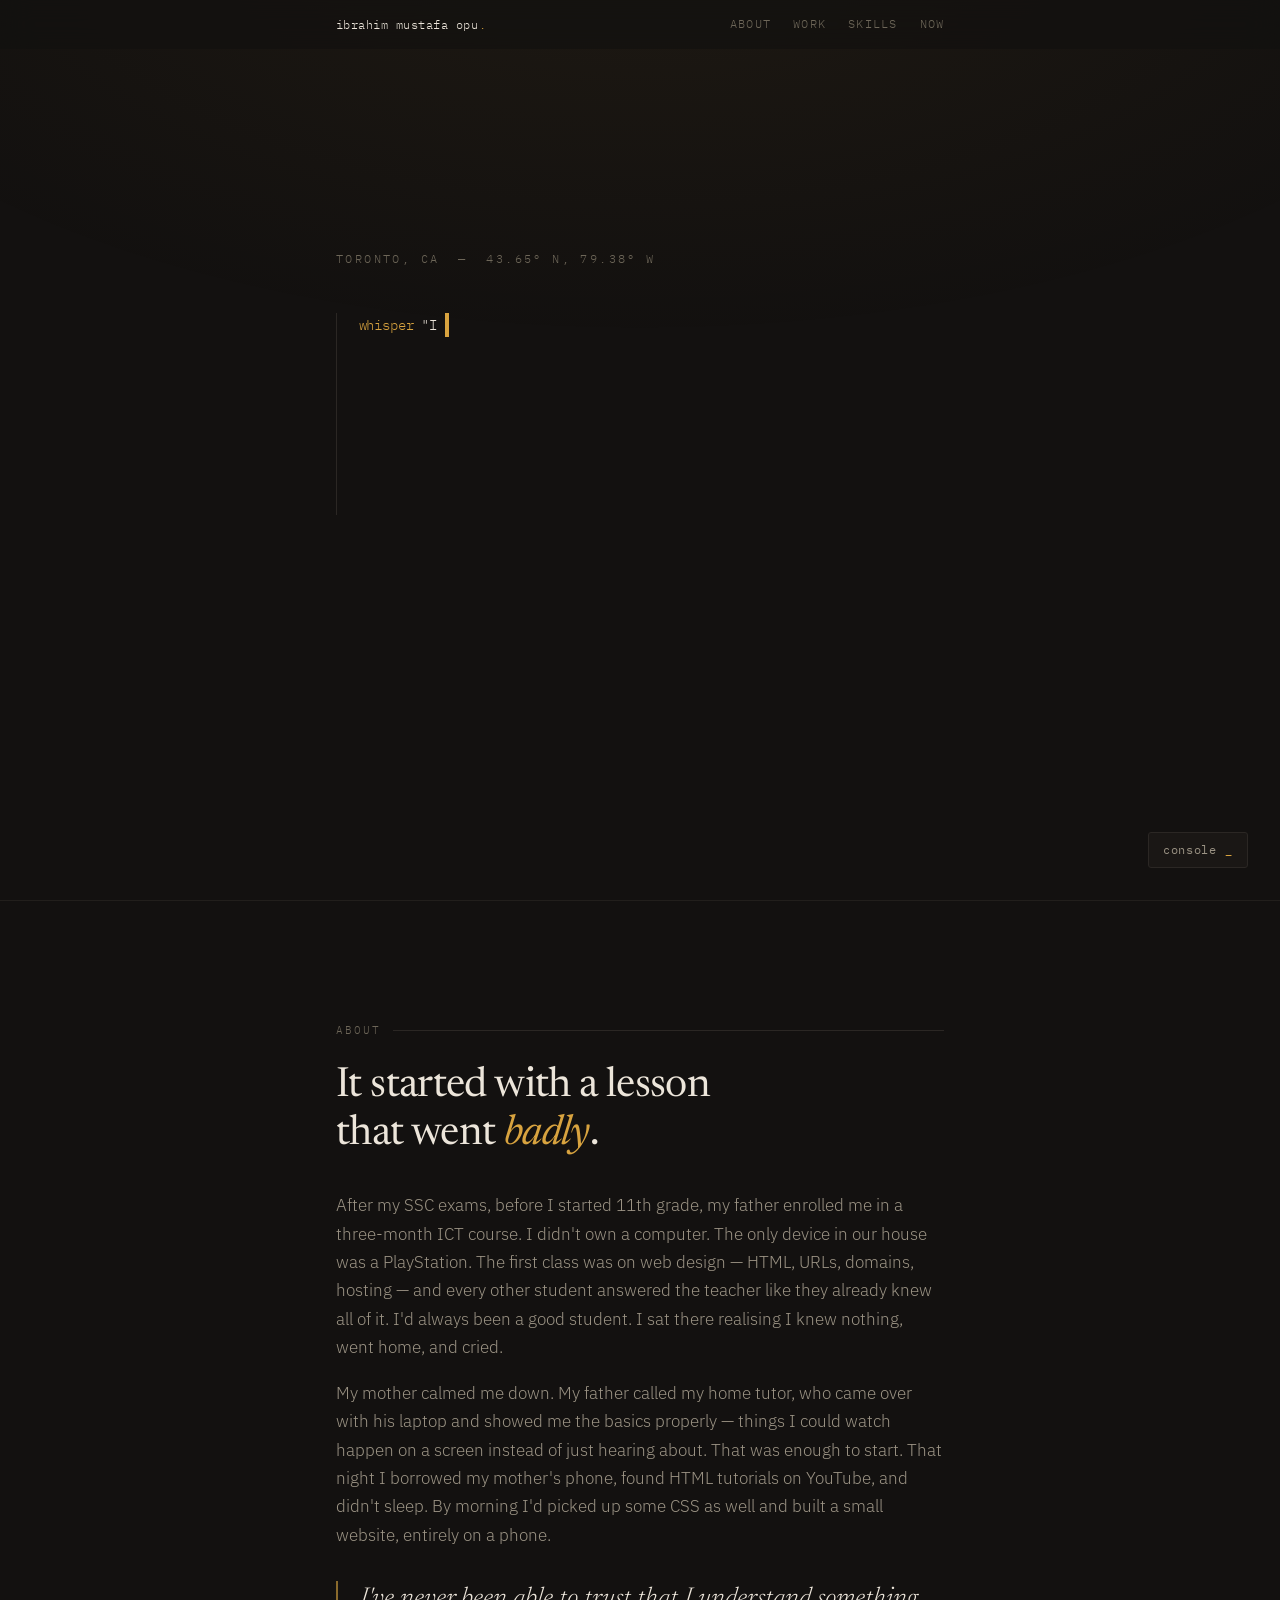
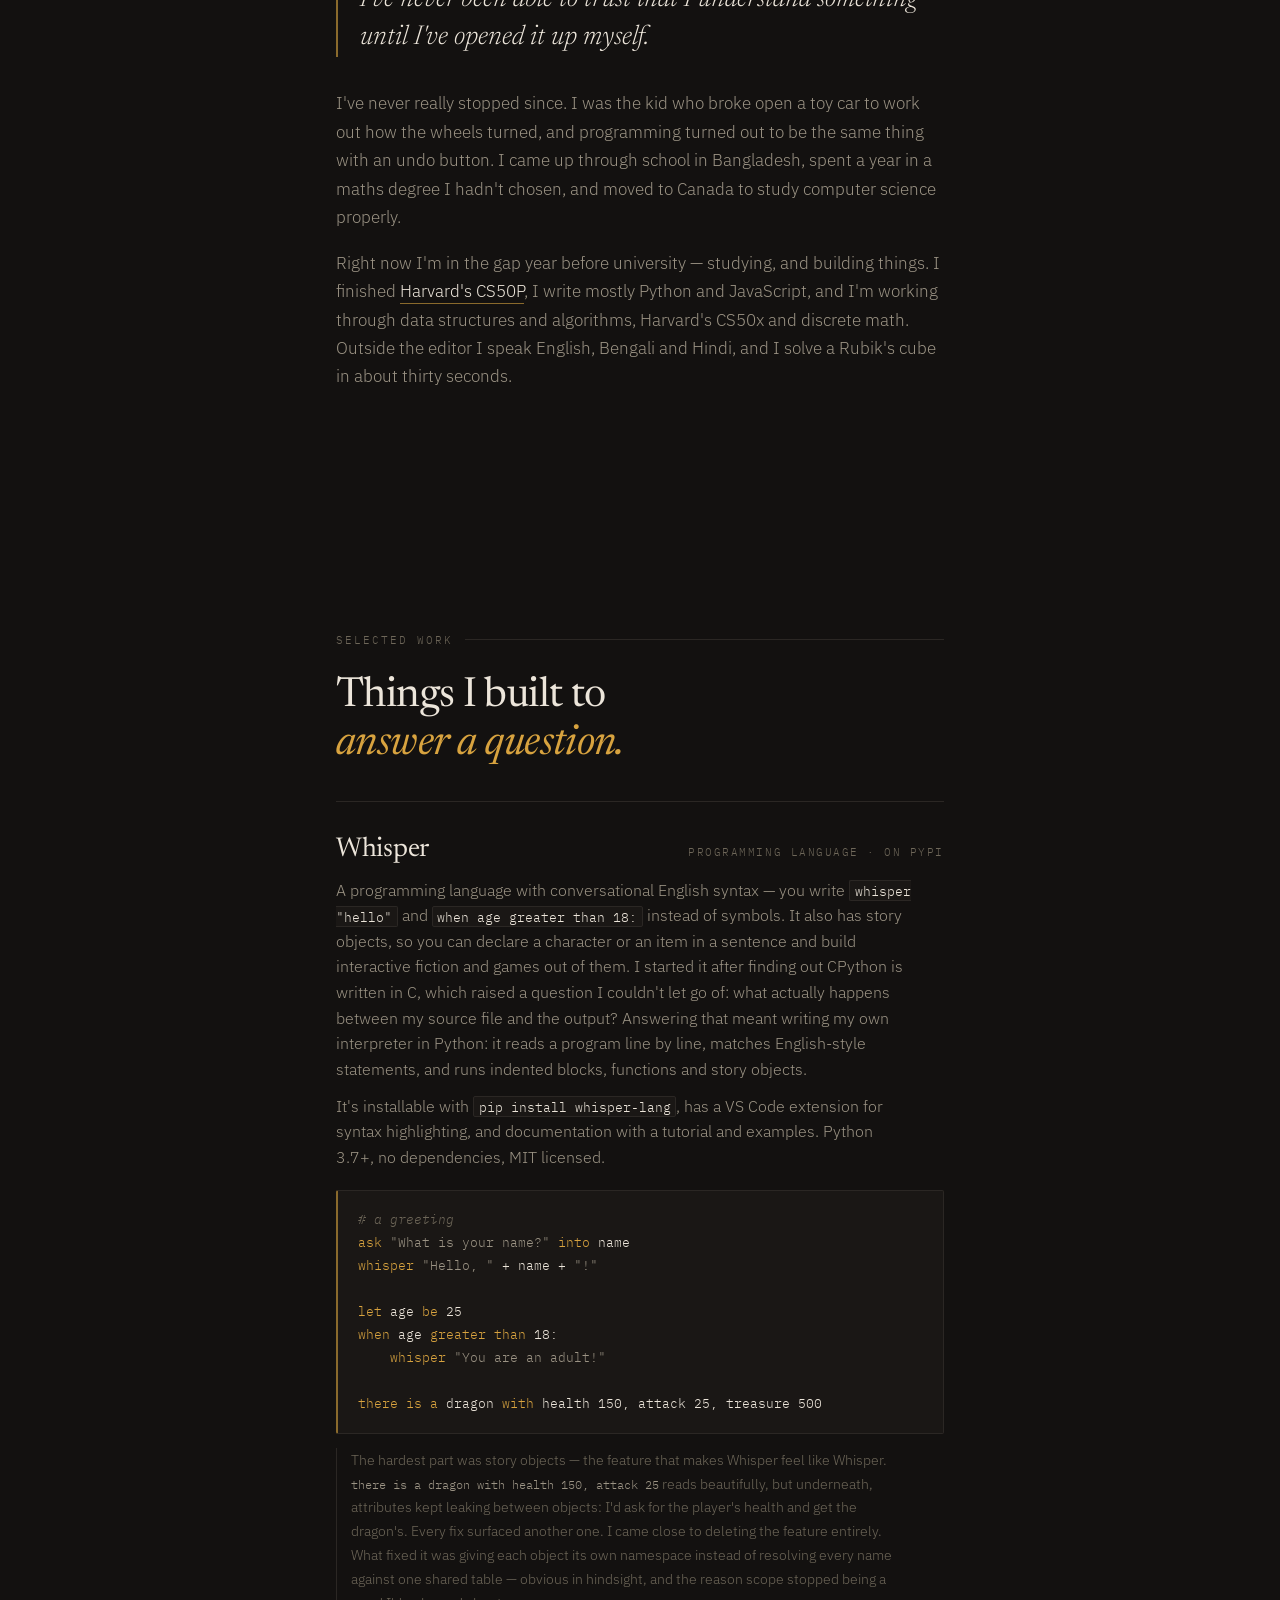
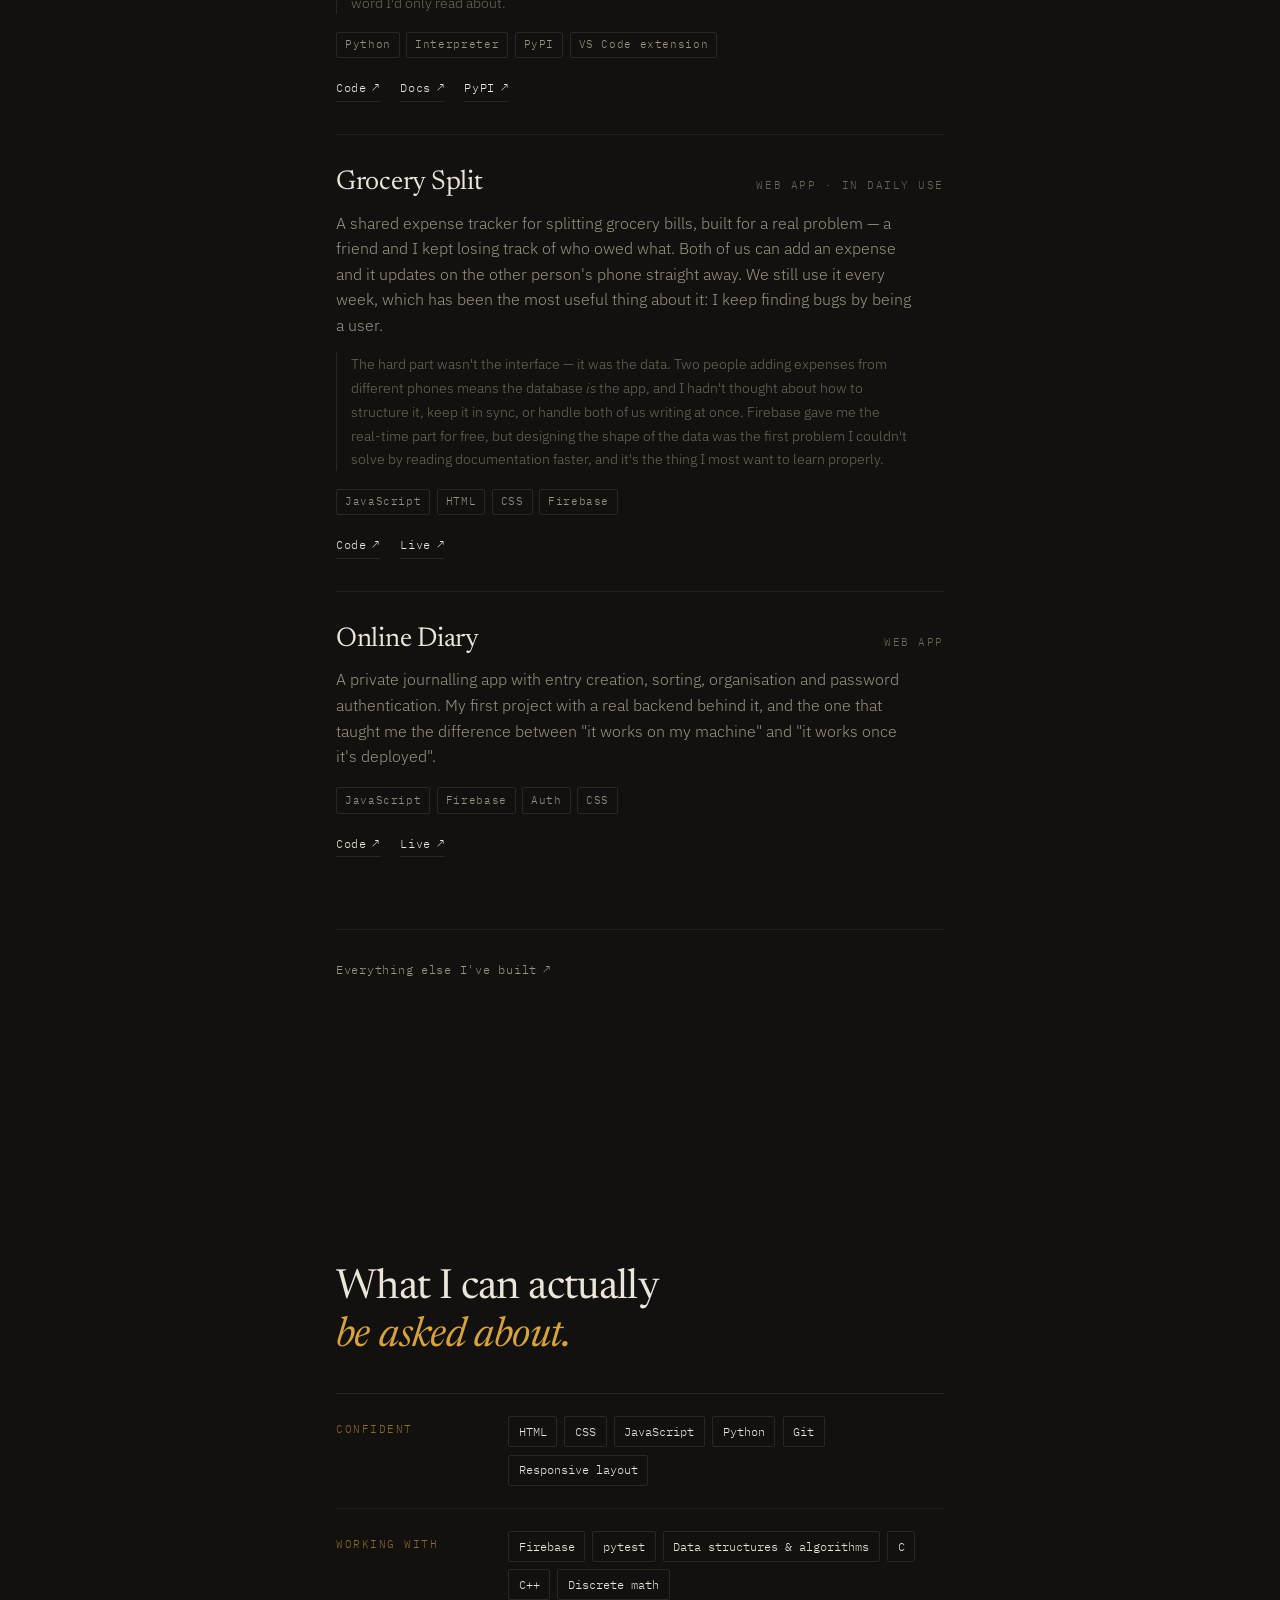
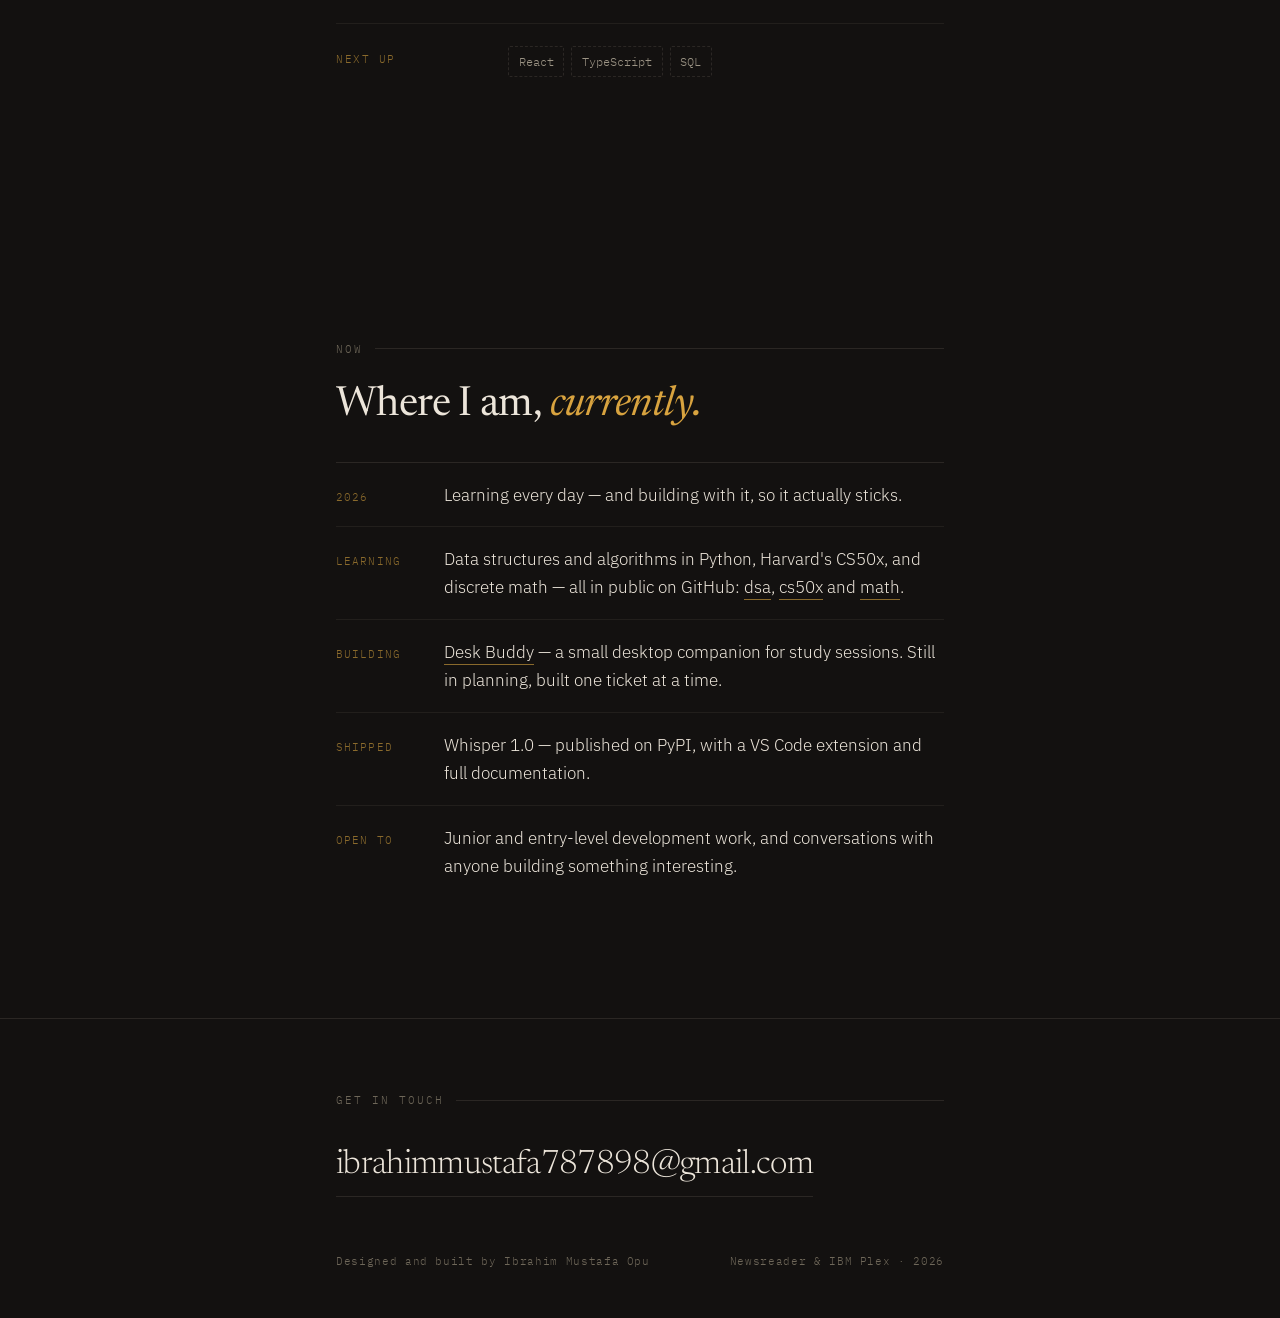
<file: index.html>
<!doctype html>
<html lang="en">
  <head>
    <meta charset="UTF-8" />
    <meta name="viewport" content="width=device-width, initial-scale=1.0" />

    <!-- ===== SEO / social ==================================================
       Update the URL and og:image once the site is deployed. -->
    <title>Ibrahim Mustafa Opu — Programmer</title>
    <meta
      name="description"
      content="I learn by trying things I don't know how to do yet — including writing my own programming language."
    />
    <meta name="author" content="Ibrahim Mustafa Opu" />
    <link rel="canonical" href="https://ibrahimmustafaopu.com/" />

    <meta property="og:type" content="website" />
    <meta property="og:title" content="Ibrahim Mustafa Opu — Programmer" />
    <meta
      property="og:description"
      content="I learn by trying things I don't know how to do yet."
    />
    <meta property="og:url" content="https://ibrahimmustafaopu.com/" />
    <meta
      property="og:image"
      content="https://ibrahimmustafaopu.com/assets/img/og.png"
    />
    <meta property="og:image:width" content="1200" />
    <meta property="og:image:height" content="630" />
    <meta property="og:image:alt" content="Ibrahim Mustafa Opu — Programmer" />
    <meta name="twitter:card" content="summary_large_image" />

    <!-- ===== Fonts ========================================================= -->
    <link rel="preconnect" href="https://fonts.googleapis.com" />
    <link rel="preconnect" href="https://fonts.gstatic.com" crossorigin />
    <link
      rel="stylesheet"
      href="https://fonts.googleapis.com/css2?family=Newsreader:ital,opsz,wght@0,6..72,300;0,6..72,400;0,6..72,500;1,6..72,300;1,6..72,400&family=IBM+Plex+Mono:wght@400;500&family=IBM+Plex+Sans:wght@300;400;500&display=swap"
    />

    <!-- ===== Styles ========================================================
       Load order matters — later files override earlier ones:
         tokens     → colours, fonts, spacing (change values here)
         base       → reset, typography primitives, reduced-motion
         layout     → container, header, section rhythm, footer
         components → hero, project cards, skills, now list
         effects    → preloader, cursor, magnetic, line reveals (optional) -->
    <link rel="stylesheet" href="assets/css/tokens.css" />
    <link rel="stylesheet" href="assets/css/base.css" />
    <link rel="stylesheet" href="assets/css/layout.css" />
    <link rel="stylesheet" href="assets/css/components.css" />
    <link rel="stylesheet" href="assets/css/effects.css" />

    <link rel="icon" href="assets/img/favicon.svg" type="image/svg+xml" />

    <!-- Marks the page as JavaScript-enabled before anything renders.
       Everything in effects.css is gated on html.js, so with JS off the
       site degrades to plain readable content instead of a blank screen
       behind a preloader that never finishes. -->
    <script>
      document.documentElement.classList.add("js", "is-loading");
    </script>
  </head>

  <body>
    <a class="skip" href="#main">Skip to content</a>

    <!-- ========================================================================
     PRELOADER
     Three stages named after how Whisper actually runs a file. Shown once
     per browser session. Edit the wording here; edit the timing in
     assets/js/preloader.js.
     ===================================================================== -->
    <div class="preloader" aria-hidden="true">
      <div class="preloader__inner">
        <p class="preloader__label">Building ibrahimmustafaopu.com</p>
        <ul class="preloader__stages">
          <li><span class="preloader__tick">✓</span> reading source</li>
          <li><span class="preloader__tick">✓</span> parsing</li>
          <li><span class="preloader__tick">✓</span> evaluating</li>
        </ul>
      </div>
      <div class="preloader__count">00</div>
      <div class="preloader__rule"></div>
    </div>

    <!-- Custom cursor. Removed automatically on touch devices. -->
    <div class="cursor-dot" aria-hidden="true"></div>
    <div class="cursor-ring" aria-hidden="true"></div>

    <!-- ========================================================================
     HEADER
     ===================================================================== -->
    <header class="site-header">
      <div class="site-header__bar">
        <a class="site-header__mark" href="#top"
          >ibrahim mustafa opu<span>.</span></a
        >

        <nav class="site-nav" aria-label="Sections">
          <a href="#about">About</a>
          <a href="#work">Work</a>
          <a href="#skills">Skills</a>
          <a href="#now">Now</a>
        </nav>

        <div class="site-header__progress" aria-hidden="true"></div>
      </div>
    </header>

    <main id="main">
      <div id="top"></div>

      <!-- ======================================================================
       HERO
       The source line is set in assets/js/hero.js, not here.
       The <h1> below must say the same thing as that string. The keyword
       is `whisper` — the print statement in your own language.

       Note the <span class="line"><span>…</span></span> nesting — that's
       what produces the mask reveal. Keep it when editing.
       =================================================================== -->
      <div class="wrap hero">
        <p class="hero__location">
          Toronto, CA &nbsp;—&nbsp; 43.65°&nbsp;N,&nbsp;79.38°&nbsp;W
        </p>

        <div class="hero__runner">
          <div class="hero__source" aria-hidden="true"></div>
          <span class="hero__arrow" aria-hidden="true">→ output</span>
          <h1 class="hero__output">
            <span class="line"><span>I take things apart to</span></span>
            <span class="line"
              ><span><em>find out how they work.</em></span></span
            >
          </h1>
        </div>

        <p class="hero__sub">
          I'm Ibrahim — I learn by trying things I don't know how to do yet. I
          got curious about how Python runs, so I wrote my own language to find
          out. That's more or less the pattern.
        </p>

        <div class="hero__socials">
          <a href="https://github.com/ibrahim787898m" data-magnetic>GitHub</a>
          <a href="https://www.linkedin.com/in/mibrahimOpu/" data-magnetic
            >LinkedIn</a
          >
          <a href="https://x.com/mibrahimOpu" data-magnetic>X</a>
          <a
            href="assets/ibrahim-mustafa-opu-resume.pdf"
            target="_blank"
            rel="noopener"
            data-magnetic
            >Résumé</a
          >
          <a href="mailto:ibrahimmustafa787898@gmail.com" data-magnetic
            >Email</a
          >
        </div>
      </div>

      <!-- ======================================================================
       ABOUT
       =================================================================== -->
      <section class="section section--ruled" id="about">
        <div class="wrap">
          <p class="eyebrow reveal">About</p>

          <h2 class="section-title reveal">
            <span class="line"><span>It started with a lesson</span></span>
            <span class="line"
              ><span>that went <em>badly</em>.</span></span
            >
          </h2>

          <div class="reveal">
            <p class="lede">
              After my SSC exams, before I started 11th grade, my father
              enrolled me in a three-month ICT course. I didn't own a computer.
              The only device in our house was a PlayStation. The first class
              was on web design — HTML, URLs, domains, hosting — and every other
              student answered the teacher like they already knew all of it. I'd
              always been a good student. I sat there realising I knew nothing,
              went home, and cried.
            </p>

            <p class="lede">
              My mother calmed me down. My father called my home tutor, who came
              over with his laptop and showed me the basics properly — things I
              could watch happen on a screen instead of just hearing about. That
              was enough to start. That night I borrowed my mother's phone,
              found HTML tutorials on YouTube, and didn't sleep. By morning I'd
              picked up some CSS as well and built a small website, entirely on
              a phone.
            </p>

            <blockquote class="pull">
              I've never been able to trust that I understand something until
              I've opened it up myself.
            </blockquote>

            <p class="lede">
              I've never really stopped since. I was the kid who broke open a
              toy car to work out how the wheels turned, and programming turned
              out to be the same thing with an undo button. I came up through
              school in Bangladesh, spent a year in a maths degree I hadn't
              chosen, and moved to Canada to study computer science properly.
            </p>

            <p class="lede">
              Right now I'm in the gap year before university — studying, and
              building things. I finished
              <a
                href="https://cs50.harvard.edu/certificates/ce3505de-e7e4-450b-bde8-1f6bfac985db"
                target="_blank"
                rel="noopener"
                >Harvard's CS50P</a
              >, I write mostly Python and JavaScript, and I'm working through
              data structures and algorithms, Harvard's CS50x and discrete
              math. Outside the editor I speak
              English, Bengali and Hindi, and I solve a Rubik's cube in about
              thirty seconds.
            </p>
          </div>
        </div>
      </section>

      <!-- ======================================================================
       WORK

       TO ADD A PROJECT: copy one <article class="project"> block below,
       paste it where you want it in the order, and edit:
         project__title — the name
         project__kind  — what kind of thing it is
         project__desc  — what it does and why you built it
         project__snag  — the hard part. Don't skip this one.
         project__links — Code first, then Live. If there's no live site,
                          use the --none variant rather than a dead link.

       =================================================================== -->
      <section class="section" id="work">
        <div class="wrap">
          <p class="eyebrow reveal">Selected work</p>

          <h2 class="section-title reveal">
            <span class="line"><span>Things I built to</span></span>
            <span class="line"
              ><span><em>answer a question.</em></span></span
            >
          </h2>

          <div class="project-list">
            <!-- Project: Whisper -->
            <article class="project reveal">
              <div class="project__head">
                <h3 class="project__title">Whisper</h3>
                <span class="project__kind"
                  >Programming language · on PyPI</span
                >
              </div>
              <p class="project__desc">
                A programming language with conversational English syntax — you
                write
                <code>whisper "hello"</code> and
                <code>when age greater than 18:</code> instead of symbols. It
                also has story objects, so you can declare a character or an
                item in a sentence and build interactive fiction and games out
                of them. I started it after finding out CPython is written in C,
                which raised a question I couldn't let go of: what actually
                happens between my source file and the output? Answering that
                meant writing my own interpreter in Python: it reads a program
                line by line, matches English-style statements, and runs
                indented blocks, functions and story objects.
              </p>
              <p class="project__desc">
                It's installable with <code>pip install whisper-lang</code>, has
                a VS Code extension for syntax highlighting, and documentation
                with a tutorial and examples. Python 3.7+, no dependencies, MIT
                licensed.
              </p>
              <!-- Real Whisper, taken from your docs. Swap in a better example if
               you have one — this should be the syntax you're proudest of. -->
              <pre class="code-sample"><span class="c"># a greeting</span>
<span class="k">ask</span> <span class="s">"What is your name?"</span> <span class="k">into</span> name
<span class="k">whisper</span> <span class="s">"Hello, "</span> + name + <span class="s">"!"</span>

<span class="k">let</span> age <span class="k">be</span> 25
<span class="k">when</span> age <span class="k">greater than</span> 18:
    <span class="k">whisper</span> <span class="s">"You are an adult!"</span>

<span class="k">there is a</span> dragon <span class="k">with</span> health 150, attack 25, treasure 500</pre>

              <p class="project__snag">
                The hardest part was story objects — the feature that makes
                Whisper feel like Whisper.
                <code>there is a dragon with health 150, attack 25</code> reads
                beautifully, but underneath, attributes kept leaking between
                objects: I'd ask for the player's health and get the dragon's.
                Every fix surfaced another one. I came close to deleting the
                feature entirely. What fixed it was giving each object its own
                namespace instead of resolving every name against one shared
                table — obvious in hindsight, and the reason scope stopped being
                a word I'd only read about.
              </p>
              <div class="tags">
                <span>Python</span><span>Interpreter</span><span>PyPI</span
                ><span>VS Code extension</span>
              </div>
              <div class="project__links">
                <a
                  class="project__link"
                  href="https://github.com/ibrahim787898m/whisper-lang"
                  target="_blank"
                  rel="noopener"
                >
                  Code<span class="arrow">↗</span>
                </a>
                <a
                  class="project__link"
                  href="https://whisper.ibrahimmustafaopu.com/"
                  target="_blank"
                  rel="noopener"
                >
                  Docs<span class="arrow">↗</span>
                </a>
                <a
                  class="project__link"
                  href="https://pypi.org/project/whisper-lang/"
                  target="_blank"
                  rel="noopener"
                >
                  PyPI<span class="arrow">↗</span>
                </a>
              </div>
            </article>

            <!-- Project: Grocery Split -->
            <article class="project reveal">
              <div class="project__head">
                <h3 class="project__title">Grocery Split</h3>
                <span class="project__kind">Web app · in daily use</span>
              </div>
              <p class="project__desc">
                A shared expense tracker for splitting grocery bills, built for
                a real problem — a friend and I kept losing track of who owed
                what. Both of us can add an expense and it updates on the other
                person's phone straight away. We still use it every week, which
                has been the most useful thing about it: I keep finding bugs by
                being a user.
              </p>
              <p class="project__snag">
                The hard part wasn't the interface — it was the data. Two people
                adding expenses from different phones means the database
                <em>is</em> the app, and I hadn't thought about how to structure
                it, keep it in sync, or handle both of us writing at once.
                Firebase gave me the real-time part for free, but designing the
                shape of the data was the first problem I couldn't solve by
                reading documentation faster, and it's the thing I most want to
                learn properly.
              </p>
              <div class="tags">
                <span>JavaScript</span><span>HTML</span><span>CSS</span
                ><span>Firebase</span>
              </div>
              <div class="project__links">
                <a
                  class="project__link"
                  href="https://github.com/ibrahim787898m/grocery-split"
                  target="_blank"
                  rel="noopener"
                >
                  Code<span class="arrow">↗</span>
                </a>
                <a
                  class="project__link"
                  href="https://grocery-split.ibrahimmustafaopu.com/"
                  target="_blank"
                  rel="noopener"
                >
                  Live<span class="arrow">↗</span>
                </a>
              </div>
            </article>

            <!-- Project: Online Diary -->
            <article class="project reveal">
              <div class="project__head">
                <h3 class="project__title">Online Diary</h3>
                <span class="project__kind">Web app</span>
              </div>
              <p class="project__desc">
                A private journalling app with entry creation, sorting,
                organisation and password authentication. My first project with
                a real backend behind it, and the one that taught me the
                difference between "it works on my machine" and "it works once
                it's deployed".
              </p>
              <div class="tags">
                <span>JavaScript</span><span>Firebase</span><span>Auth</span
                ><span>CSS</span>
              </div>
              <div class="project__links">
                <a
                  class="project__link"
                  href="https://github.com/ibrahim787898m/diary-webapp"
                  target="_blank"
                  rel="noopener"
                >
                  Code<span class="arrow">↗</span>
                </a>
                <a
                  class="project__link"
                  href="https://diary.ibrahimmustafaopu.com/"
                  target="_blank"
                  rel="noopener"
                >
                  Live<span class="arrow">↗</span>
                </a>
              </div>
            </article>
          </div>

          <p class="section-more reveal">
            <a href="archive.html"
              >Everything else I've built<span class="arrow">↗</span></a
            >
          </p>
        </div>
      </section>

      <!-- ======================================================================
       SKILLS
       Three tiers, and the tiers are the point — they tell a reader what
       you can be interviewed on. Move items between tiers as you learn.
       =================================================================== -->
      <section class="section" id="skills">
        <div class="wrap">
          <p class="eyebrow reveal">Skills</p>

          <h2 class="section-title reveal">
            <span class="line"><span>What I can actually</span></span>
            <span class="line"
              ><span><em>be asked about.</em></span></span
            >
          </h2>

          <dl class="reveal">
            <div class="tier">
              <dt class="tier__label">Confident</dt>
              <dd class="tier__items">
                <span>HTML</span><span>CSS</span><span>JavaScript</span>
                <span>Python</span><span>Git</span
                ><span>Responsive layout</span>
              </dd>
            </div>

            <div class="tier">
              <dt class="tier__label">Working with</dt>
              <dd class="tier__items">
                <span>Firebase</span><span>pytest</span
                ><span>Data structures &amp; algorithms</span>
                <span>C</span><span>C++</span><span>Discrete math</span>
              </dd>
            </div>

            <div class="tier tier--aspirational">
              <dt class="tier__label">Next up</dt>
              <dd class="tier__items">
                <span>React</span><span>TypeScript</span><span>SQL</span>
              </dd>
            </div>
          </dl>
        </div>
      </section>

      <!-- ======================================================================
       NOW
       This is the section that goes stale fastest. Check it every few months.
       =================================================================== -->
      <section class="section" id="now">
        <div class="wrap">
          <p class="eyebrow reveal">Now</p>

          <h2 class="section-title reveal">
            <span class="line"
              ><span>Where I am, <em>currently.</em></span></span
            >
          </h2>

          <ul class="now-list reveal">
            <li>
              <span class="now-list__when">2026</span>
              <span
                >Learning every day — and building with it, so it actually
                sticks.</span
              >
            </li>
            <li>
              <span class="now-list__when">Learning</span>
              <span
                >Data structures and algorithms in Python, Harvard's CS50x, and
                discrete math — all in public on GitHub:
                <a href="https://github.com/ibrahim787898m/dsa" target="_blank" rel="noopener">dsa</a>, <a href="https://github.com/ibrahim787898m/cs50x" target="_blank" rel="noopener">cs50x</a> and <a href="https://github.com/ibrahim787898m/math" target="_blank" rel="noopener">math</a>.</span
              >
            </li>
            <li>
              <span class="now-list__when">Building</span>
              <span
                ><a href="https://github.com/ibrahim787898m/desk_buddy" target="_blank" rel="noopener">Desk Buddy</a> — a small desktop companion for
                study sessions. Still in planning, built one ticket at a time.</span
              >
            </li>
            <li>
              <span class="now-list__when">Shipped</span>
              <span
                >Whisper 1.0 — published on PyPI, with a VS Code extension and
                full documentation.</span
              >
            </li>
            <li>
              <span class="now-list__when">Open to</span>
              <span
                >Junior and entry-level development work, and conversations with
                anyone building something interesting.</span
              >
            </li>
          </ul>
        </div>
      </section>
    </main>

    <!-- ========================================================================
     FOOTER
     ===================================================================== -->
    <footer class="site-footer">
      <div class="wrap">
        <p class="eyebrow reveal" style="margin-bottom: 1.75rem">
          Get in touch
        </p>

        <a
          class="big-mail reveal"
          href="mailto:ibrahimmustafa787898@gmail.com"
          data-magnetic
          data-magnetic-strength="0.16"
        >
          ibrahimmustafa787898@gmail.com
        </a>

        <div class="site-footer__colophon">
          <span>Designed and built by Ibrahim Mustafa Opu</span>
          <span>Newsreader &amp; IBM Plex · 2026</span>
        </div>
      </div>
    </footer>

    <!-- ===== Scripts =========================================================
     `defer` means they run after the HTML is parsed, in order, without
     blocking rendering. Each file is independent.

     The last three are the effects layer — delete these three lines and
     the effects.css link above, and the site still works completely. -->
    <script src="assets/js/hero.js" defer></script>
    <script src="assets/js/reveal.js" defer></script>
    <script src="assets/js/nav.js" defer></script>

    <script src="assets/js/preloader.js" defer></script>
    <script src="assets/js/cursor.js" defer></script>
    <script src="assets/js/magnetic.js" defer></script>

    <button class="console-trigger" aria-label="Open console">
      console <span class="blink">_</span>
    </button>

    <div class="console" role="dialog" aria-modal="true" aria-label="Console">
      <div class="console__window">
        <div class="console__bar">
          <span class="console__dot"></span>
          <span class="console__dot"></span>
          <span class="console__dot console__dot--gold"></span>
          <span class="console__title">ibrahim@portfolio ~ %</span>
          <button class="console__close" aria-label="Close console">
            esc ✕
          </button>
        </div>
        <div class="console__output" aria-live="polite"></div>
        <form class="console__form" autocomplete="off">
          <span class="console__prompt">›</span>
          <input
            class="console__input"
            type="text"
            spellcheck="false"
            aria-label="Console input"
            placeholder="type help"
          />
        </form>
      </div>
    </div>

    <script src="assets/js/console.js" defer></script>
  </body>
</html>
</file>
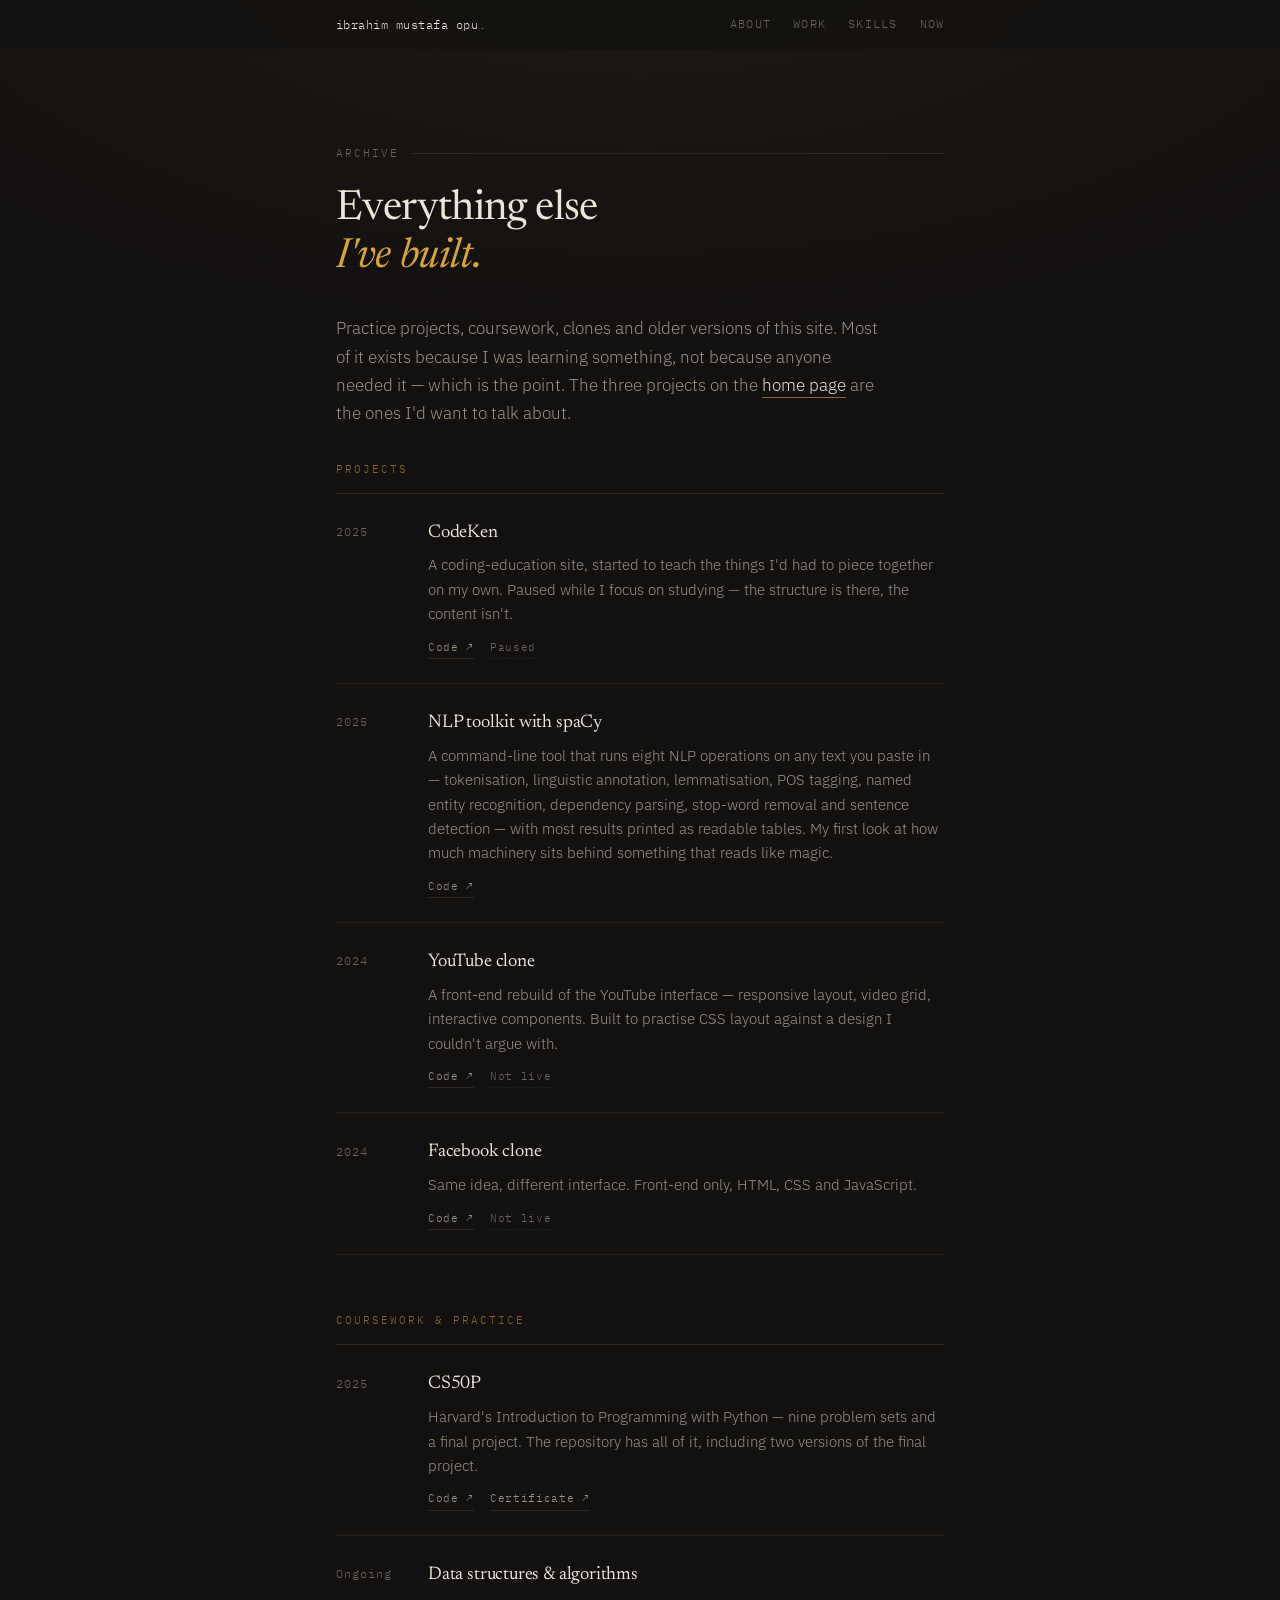
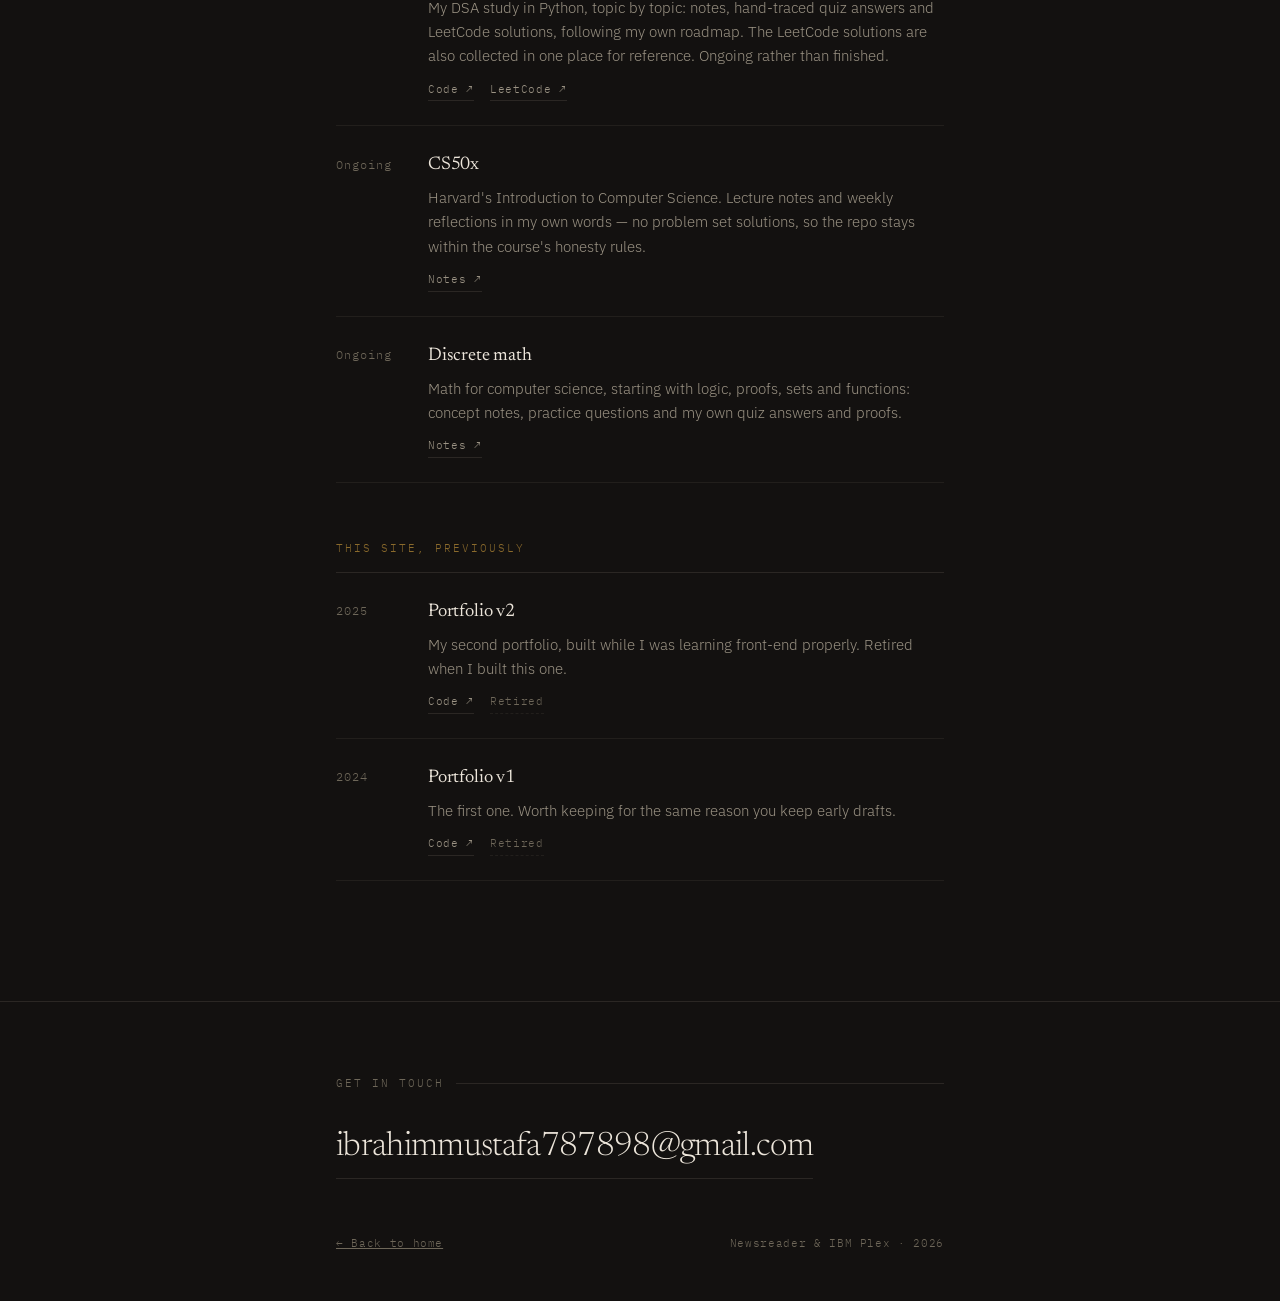
<file: archive.html>
<!doctype html>
<html lang="en">
  <head>
    <meta charset="UTF-8" />
    <meta name="viewport" content="width=device-width, initial-scale=1.0" />

    <title>Archive — Ibrahim Mustafa Opu</title>
    <meta
      name="description"
      content="Everything else — clones, coursework, older portfolios and practice projects by Ibrahim Mustafa Opu."
    />
    <link rel="canonical" href="https://ibrahimmustafaopu.com/archive.html" />
    <meta name="robots" content="index, follow" />

    <meta property="og:type" content="website" />
    <meta property="og:title" content="Archive — Ibrahim Mustafa Opu" />
    <meta
      property="og:description"
      content="Practice projects, coursework, clones and older versions of this site."
    />
    <meta
      property="og:url"
      content="https://ibrahimmustafaopu.com/archive.html"
    />
    <meta
      property="og:image"
      content="https://ibrahimmustafaopu.com/assets/img/og.png"
    />
    <meta property="og:image:width" content="1200" />
    <meta property="og:image:height" content="630" />
    <meta name="twitter:card" content="summary_large_image" />

    <link rel="preconnect" href="https://fonts.googleapis.com" />
    <link rel="preconnect" href="https://fonts.gstatic.com" crossorigin />
    <link
      rel="stylesheet"
      href="https://fonts.googleapis.com/css2?family=Newsreader:ital,opsz,wght@0,6..72,300;0,6..72,400;0,6..72,500;1,6..72,300;1,6..72,400&family=IBM+Plex+Mono:wght@400;500&family=IBM+Plex+Sans:wght@300;400;500&display=swap"
    />

    <!-- Same stylesheets as the homepage, same order. -->
    <link rel="stylesheet" href="assets/css/tokens.css" />
    <link rel="stylesheet" href="assets/css/base.css" />
    <link rel="stylesheet" href="assets/css/layout.css" />
    <link rel="stylesheet" href="assets/css/components.css" />
    <link rel="stylesheet" href="assets/css/effects.css" />

    <link rel="icon" href="assets/img/favicon.svg" type="image/svg+xml" />

    <script>
      document.documentElement.classList.add("js", "is-loading");
    </script>
  </head>

  <body>
    <a class="skip" href="#main">Skip to content</a>

    <div class="preloader" aria-hidden="true">
      <div class="preloader__inner">
        <p class="preloader__label">Building ibrahimmustafaopu.com</p>
        <ul class="preloader__stages">
          <li><span class="preloader__tick">✓</span> reading source</li>
          <li><span class="preloader__tick">✓</span> parsing</li>
          <li><span class="preloader__tick">✓</span> evaluating</li>
        </ul>
      </div>
      <div class="preloader__count">00</div>
      <div class="preloader__rule"></div>
    </div>

    <div class="cursor-dot" aria-hidden="true"></div>
    <div class="cursor-ring" aria-hidden="true"></div>

    <header class="site-header">
      <div class="site-header__bar">
        <a class="site-header__mark" href="index.html"
          >ibrahim mustafa opu<span>.</span></a
        >

        <nav class="site-nav" aria-label="Sections">
          <a href="index.html#about">About</a>
          <a href="index.html#work">Work</a>
          <a href="index.html#skills">Skills</a>
          <a href="index.html#now">Now</a>
        </nav>

        <div class="site-header__progress" aria-hidden="true"></div>
      </div>
    </header>

    <main id="main">
      <section class="section" style="padding-top: 9rem">
        <div class="wrap">
          <p class="eyebrow reveal">Archive</p>

          <h1 class="section-title reveal">
            <span class="line"><span>Everything else</span></span>
            <span class="line"
              ><span><em>I've built.</em></span></span
            >
          </h1>

          <p class="lede reveal" style="max-width: 34rem">
            Practice projects, coursework, clones and older versions of this
            site. Most of it exists because I was learning something, not
            because anyone needed it — which is the point. The three projects on
            the
            <a href="index.html#work">home page</a> are the ones I'd want to
            talk about.
          </p>

          <!-- ==================================================================
           TO ADD AN ITEM: copy one <div class="archive-item"> block and edit
           the year, name, description and links.

           =============================================================== -->

          <!-- ============ Projects ============ -->
          <div class="archive-group reveal">
            <p class="archive-group__title">Projects</p>

            <div class="archive-item">
              <span class="archive-item__year">2025</span>
              <div>
                <h2 class="archive-item__name">CodeKen</h2>
                <p class="archive-item__desc">
                  A coding-education site, started to teach the things I'd had
                  to piece together on my own. Paused while I focus on studying
                  — the structure is there, the content isn't.
                </p>
                <div class="archive-item__links">
                  <a
                    href="https://github.com/ibrahim787898m/codeken"
                    target="_blank"
                    rel="noopener"
                    >Code ↗</a
                  >
                  <span>Paused</span>
                </div>
              </div>
            </div>

            <div class="archive-item">
              <span class="archive-item__year">2025</span>
              <div>
                <h2 class="archive-item__name">NLP toolkit with spaCy</h2>
                <p class="archive-item__desc">
                  A command-line tool that runs eight NLP operations on any text
                  you paste in — tokenisation, linguistic annotation,
                  lemmatisation, POS tagging, named entity recognition,
                  dependency parsing, stop-word removal and sentence detection —
                  with most results printed as readable tables. My first look at how much machinery sits behind
                  something that reads like magic.
                </p>
                <div class="archive-item__links">
                  <a
                    href="https://github.com/ibrahim787898m/NLP_SpaCy"
                    target="_blank"
                    rel="noopener"
                    >Code ↗</a
                  >
                </div>
              </div>
            </div>

            <div class="archive-item">
              <span class="archive-item__year">2024</span>
              <div>
                <h2 class="archive-item__name">YouTube clone</h2>
                <p class="archive-item__desc">
                  A front-end rebuild of the YouTube interface — responsive
                  layout, video grid, interactive components. Built to practise
                  CSS layout against a design I couldn't argue with.
                </p>
                <div class="archive-item__links">
                  <a
                    href="https://github.com/ibrahim787898m/frontend-clones/tree/master/youtube-clone"
                    target="_blank"
                    rel="noopener"
                    >Code ↗</a
                  >
                  <span>Not live</span>
                </div>
              </div>
            </div>

            <div class="archive-item">
              <span class="archive-item__year">2024</span>
              <div>
                <h2 class="archive-item__name">Facebook clone</h2>
                <p class="archive-item__desc">
                  Same idea, different interface. Front-end only, HTML, CSS and
                  JavaScript.
                </p>
                <div class="archive-item__links">
                  <a
                    href="https://github.com/ibrahim787898m/frontend-clones/tree/master/facebook-clone"
                    target="_blank"
                    rel="noopener"
                    >Code ↗</a
                  >
                  <span>Not live</span>
                </div>
              </div>
            </div>
          </div>

          <!-- ============ Coursework ============ -->
          <div class="archive-group reveal">
            <p class="archive-group__title">Coursework &amp; practice</p>

            <div class="archive-item">
              <span class="archive-item__year">2025</span>
              <div>
                <h2 class="archive-item__name">CS50P</h2>
                <p class="archive-item__desc">
                  Harvard's Introduction to Programming with Python — nine
                  problem sets and a final project. The repository has all of
                  it, including two versions of the final project.
                </p>
                <div class="archive-item__links">
                  <a
                    href="https://github.com/ibrahim787898m/CS50P"
                    target="_blank"
                    rel="noopener"
                    >Code ↗</a
                  >
                  <a
                    href="https://cs50.harvard.edu/certificates/ce3505de-e7e4-450b-bde8-1f6bfac985db"
                    target="_blank"
                    rel="noopener"
                    >Certificate ↗</a
                  >
                </div>
              </div>
            </div>

            <div class="archive-item">
              <span class="archive-item__year">Ongoing</span>
              <div>
                <h2 class="archive-item__name">
                  Data structures &amp; algorithms
                </h2>
                <p class="archive-item__desc">
                  My DSA study in Python, topic by topic: notes, hand-traced
                  quiz answers and LeetCode solutions, following my own roadmap.
                  The LeetCode solutions are also collected in one place for
                  reference. Ongoing rather than finished.
                </p>
                <div class="archive-item__links">
                  <a
                    href="https://github.com/ibrahim787898m/dsa"
                    target="_blank"
                    rel="noopener"
                    >Code ↗</a
                  >
                  <a
                    href="https://github.com/ibrahim787898m/leetcode-solutions"
                    target="_blank"
                    rel="noopener"
                    >LeetCode ↗</a
                  >
                </div>
              </div>
            </div>

            <div class="archive-item">
              <span class="archive-item__year">Ongoing</span>
              <div>
                <h2 class="archive-item__name">CS50x</h2>
                <p class="archive-item__desc">
                  Harvard's Introduction to Computer Science. Lecture notes and
                  weekly reflections in my own words — no problem set solutions,
                  so the repo stays within the course's honesty rules.
                </p>
                <div class="archive-item__links">
                  <a
                    href="https://github.com/ibrahim787898m/cs50x"
                    target="_blank"
                    rel="noopener"
                    >Notes ↗</a
                  >
                </div>
              </div>
            </div>

            <div class="archive-item">
              <span class="archive-item__year">Ongoing</span>
              <div>
                <h2 class="archive-item__name">Discrete math</h2>
                <p class="archive-item__desc">
                  Math for computer science, starting with logic, proofs, sets
                  and functions: concept notes, practice questions and my own
                  quiz answers and proofs.
                </p>
                <div class="archive-item__links">
                  <a
                    href="https://github.com/ibrahim787898m/math"
                    target="_blank"
                    rel="noopener"
                    >Notes ↗</a
                  >
                </div>
              </div>
            </div>
          </div>

          <!-- ============ This site ============ -->
          <div class="archive-group reveal">
            <p class="archive-group__title">This site, previously</p>

            <div class="archive-item">
              <span class="archive-item__year">2025</span>
              <div>
                <h2 class="archive-item__name">Portfolio v2</h2>
                <p class="archive-item__desc">
                  My second portfolio, built while I was learning front-end
                  properly. Retired when I built this one.
                </p>
                <div class="archive-item__links">
                  <a
                    href="https://github.com/ibrahim787898m/portfolio-v2"
                    target="_blank"
                    rel="noopener"
                    >Code ↗</a
                  >
                  <span>Retired</span>
                </div>
              </div>
            </div>

            <div class="archive-item">
              <span class="archive-item__year">2024</span>
              <div>
                <h2 class="archive-item__name">Portfolio v1</h2>
                <p class="archive-item__desc">
                  The first one. Worth keeping for the same reason you keep
                  early drafts.
                </p>
                <div class="archive-item__links">
                  <a
                    href="https://github.com/ibrahim787898m/portfolio-v1"
                    target="_blank"
                    rel="noopener"
                    >Code ↗</a
                  >
                  <span>Retired</span>
                </div>
              </div>
            </div>
          </div>
        </div>
      </section>
    </main>

    <footer class="site-footer">
      <div class="wrap">
        <p class="eyebrow reveal" style="margin-bottom: 1.75rem">
          Get in touch
        </p>

        <a
          class="big-mail reveal"
          href="mailto:ibrahimmustafa787898@gmail.com"
          data-magnetic
          data-magnetic-strength="0.16"
        >
          ibrahimmustafa787898@gmail.com
        </a>

        <div class="site-footer__colophon">
          <span><a href="index.html">← Back to home</a></span>
          <span>Newsreader &amp; IBM Plex · 2026</span>
        </div>
      </div>
    </footer>

    <script src="assets/js/hero.js" defer></script>
    <script src="assets/js/reveal.js" defer></script>
    <script src="assets/js/nav.js" defer></script>

    <script src="assets/js/preloader.js" defer></script>
    <script src="assets/js/cursor.js" defer></script>
    <script src="assets/js/magnetic.js" defer></script>
  </body>
</html>
</file>
<file: assets/css/tokens.css>
/* ==========================================================================
   tokens.css — design tokens
   Every colour, typeface and spacing value lives here and nowhere else.
   Change a value here and it updates across the whole site.
   ========================================================================== */

:root {

  /* --- Colour -------------------------------------------------------------
     Warm ink rather than pure black. The gold is the only accent —
     if you add a second accent colour, the design stops working. */
  --ink:        #131110;  /* page background */
  --surface:    #1A1715;  /* raised panels, project card hover */
  --line:       #2B2724;  /* visible hairline borders */
  --line-soft:  #221F1C;  /* quieter dividers between list items */
  --text:       #ECE5DA;  /* body text */
  --muted:      #9B9384;  /* secondary text */
  --muted-dim:  #6E6759;  /* labels, captions, least important text */
  --gold:       #D8A33F;  /* accent — use sparingly */
  --gold-dim:   #8A6A2C;  /* accent, quieter */

  /* --- Type ---------------------------------------------------------------
     Newsreader  : display serif, headings only
     IBM Plex Sans : body copy
     IBM Plex Mono : labels, tags, years, code */
  --serif: 'Newsreader', Georgia, 'Times New Roman', serif;
  --sans:  'IBM Plex Sans', system-ui, -apple-system, sans-serif;
  --mono:  'IBM Plex Mono', ui-monospace, 'SF Mono', Menlo, monospace;

  /* --- Layout -------------------------------------------------------------
     --pad     : horizontal page gutter, scales with viewport
     --measure : max content width. Keep this narrow; long lines are hard
                 to read and this site is mostly prose. */
  --pad:     clamp(1.25rem, 5vw, 3rem);
  --measure: 44rem;

  /* --- Motion ------------------------------------------------------------- */
  --ease:  cubic-bezier(.2, .7, .3, 1);
  --speed: .7s;
}
</file>
<file: assets/css/base.css>
/* ==========================================================================
   base.css — reset, document defaults, typography primitives
   Nothing here is tied to a specific section of the page.
   ========================================================================== */

/* --- Reset --------------------------------------------------------------- */
*,
*::before,
*::after { box-sizing: border-box; }

* { margin: 0; padding: 0; }

html { scroll-behavior: smooth; }

img { max-width: 100%; display: block; }


/* --- Document ------------------------------------------------------------ */
body {
  background: var(--ink);
  color: var(--text);
  font-family: var(--sans);
  font-weight: 300;
  font-size: clamp(1rem, 0.97rem + 0.15vw, 1.075rem);
  line-height: 1.65;
  -webkit-font-smoothing: antialiased;
  overflow-x: hidden;
}

/* Faint warm glow at the top of the page so the dark isn't a flat slab.
   Fixed + pointer-events:none so it never interferes with content. */
body::before {
  content: '';
  position: fixed;
  inset: 0;
  z-index: 0;
  pointer-events: none;
  background: radial-gradient(120% 80% at 50% -10%, rgba(216, 163, 63, .05), transparent 60%);
}


/* --- Links & selection --------------------------------------------------- */
a { color: inherit; }

/* Inline links inside body copy — underlined so they're findable, gold on
   hover. Nav, project and social links opt out with their own styles. */
.lede a,
.pull a,
.now-list a {
  color: var(--text);
  text-decoration: none;
  border-bottom: 1px solid var(--gold-dim);
  padding-bottom: 1px;
  transition: color .2s ease, border-color .2s ease;
}
.lede a:hover,
.now-list a:hover { color: var(--gold); border-color: var(--gold); }

::selection {
  background: var(--gold);
  color: var(--ink);
}

/* Keyboard focus must always be visible. Do not remove this. */
:focus-visible {
  outline: 2px solid var(--gold);
  outline-offset: 3px;
  border-radius: 2px;
}

/* Skip link for keyboard and screen-reader users */
.skip {
  position: absolute;
  left: -9999px;
  top: 0;
  z-index: 100;
  background: var(--gold);
  color: var(--ink);
  font-family: var(--mono);
  font-size: .8rem;
  padding: .6rem 1rem;
}
.skip:focus { left: .5rem; top: .5rem; }


/* --- Typography primitives -----------------------------------------------
   Used across multiple sections, so they live here rather than in
   components.css. */

/* Small uppercase mono label with a rule running off to the right */
.eyebrow {
  display: flex;
  align-items: center;
  gap: .75rem;
  font-family: var(--mono);
  font-size: .7rem;
  letter-spacing: .18em;
  text-transform: uppercase;
  color: var(--muted-dim);
}
.eyebrow::after {
  content: '';
  flex: 1;
  height: 1px;
  background: var(--line);
}

/* Section heading. Italic spans inside are gold — that is the pattern. */
.section-title {
  margin: 1.5rem 0 2rem;
  font-family: var(--serif);
  font-weight: 400;
  font-size: clamp(1.9rem, 1.4rem + 2vw, 2.6rem);
  line-height: 1.15;
  letter-spacing: -.015em;
}
.section-title em {
  font-style: italic;
  color: var(--gold);
}

p + p { margin-top: 1.1rem; }

.lede { color: var(--muted); }

/* Pull-quote: serif italic with a gold rule down the left */
.pull {
  margin: 2rem 0;
  padding-left: 1.4rem;
  border-left: 2px solid var(--gold-dim);
  font-family: var(--serif);
  font-style: italic;
  font-weight: 300;
  font-size: clamp(1.3rem, 1.1rem + 1vw, 1.7rem);
  line-height: 1.4;
  color: var(--text);
}


/* --- Reduced motion ------------------------------------------------------
   Respect the OS-level setting. Everything still renders, it just doesn't
   move. Loaded last in the cascade for this reason — see index.html. */
@media (prefers-reduced-motion: reduce) {
  html { scroll-behavior: auto; }

  *,
  *::before,
  *::after {
    transition-duration: .01ms !important;
    animation-duration: .01ms !important;
    animation-iteration-count: 1 !important;
  }

  .reveal,
  .hero__output,
  .hero__sub,
  .hero__socials,
  .hero__arrow {
    opacity: 1 !important;
    transform: none !important;
  }
}
</file>
<file: assets/css/layout.css>
/* ==========================================================================
   layout.css — page container, site header, section rhythm, footer
   Structural only. Anything that is a reusable piece of UI lives in
   components.css instead.
   ========================================================================== */

/* --- Container ----------------------------------------------------------- */
.wrap {
  max-width: var(--measure);
  margin-inline: auto;
  padding-inline: var(--pad);
}


/* --- Site header --------------------------------------------------------- */
.site-header {
  position: fixed;
  inset: 0 0 auto 0;
  z-index: 50;
  background: rgba(19, 17, 16, .72);
  backdrop-filter: blur(14px);
  border-bottom: 1px solid transparent;
  transition: border-color .3s ease;
}

/* Added by nav.js once the page has scrolled */
.site-header.is-stuck { border-bottom-color: var(--line-soft); }

.site-header__bar {
  position: relative;
  max-width: var(--measure);
  margin-inline: auto;
  padding: .85rem var(--pad);
  display: flex;
  align-items: center;
  justify-content: space-between;
  gap: 1rem;
}

.site-header__mark {
  font-family: var(--mono);
  font-size: .78rem;
  letter-spacing: .04em;
  text-decoration: none;
  white-space: nowrap;
}
.site-header__mark span { color: var(--gold); }

.site-nav { display: flex; gap: 1.4rem; }

.site-nav a {
  font-family: var(--mono);
  font-size: .72rem;
  letter-spacing: .1em;
  text-transform: uppercase;
  color: var(--muted-dim);
  text-decoration: none;
  transition: color .2s ease;
}
.site-nav a:hover,
.site-nav a.is-active { color: var(--text); }

/* Reading-progress hairline, width set by nav.js */
.site-header__progress {
  position: absolute;
  left: 0;
  bottom: -1px;
  width: 0;
  height: 1px;
  background: var(--gold);
}

/* The nav labels don't fit on small screens. The page is short enough to
   scroll, so they're hidden rather than replaced with a burger menu. */
@media (max-width: 640px) {
  .site-nav { display: none; }
}


/* --- Section rhythm ------------------------------------------------------
   One rule sets vertical spacing for every section. Do not add
   padding-block to individual sections — change it here instead. */
.section {
  position: relative;
  z-index: 1;
  padding-block: clamp(4.5rem, 10vw, 7.5rem);
}

.section--ruled { border-top: 1px solid var(--line-soft); }


/* --- Footer -------------------------------------------------------------- */
.site-footer {
  position: relative;
  z-index: 1;
  border-top: 1px solid var(--line);
  padding-block: 4.5rem 3rem;
}

.site-footer__colophon {
  margin-top: 3.5rem;
  display: flex;
  flex-wrap: wrap;
  justify-content: space-between;
  gap: 1rem;
  font-family: var(--mono);
  font-size: .68rem;
  letter-spacing: .06em;
  color: var(--muted-dim);
}
</file>
<file: assets/css/components.css>
/* ==========================================================================
   components.css — individual pieces of UI
   Each block below is one component. They don't depend on each other, so
   you can safely delete a whole block if you remove that section.
   ========================================================================== */


/* ==========================================================================
   Hero
   The signature element: a line of Whisper source that "runs" and prints
   the headline. Typing is driven by assets/js/hero.js, which adds the
   .has-run class when the animation finishes.
   ========================================================================== */

.hero {
  position: relative;
  z-index: 1;
  min-height: 100svh;
  display: flex;
  flex-direction: column;
  justify-content: center;
  padding-block: 7rem 4rem;
}

.hero__location {
  margin-bottom: 2.75rem;
  font-family: var(--mono);
  font-size: .75rem;
  letter-spacing: .2em;
  text-transform: uppercase;
  color: var(--muted-dim);
}

/* Source → output block */
.hero__runner {
  padding-left: 1.35rem;
  border-left: 1px solid var(--line);
}

.hero__source {
  margin-bottom: .4rem;
  font-family: var(--mono);
  font-size: clamp(.78rem, .72rem + .3vw, .9rem);
  letter-spacing: -.01em;
  color: var(--muted);
  white-space: normal;
  overflow: break-word;
}
.hero__source .kw  { color: var(--gold); }   /* language keyword */
.hero__source .str { color: var(--text); }   /* string literal */

.hero__caret {
  display: inline-block;
  width: .55ch;
  background: var(--gold);
  color: transparent;
  animation: caret-blink 1.1s steps(1) infinite;
}
@keyframes caret-blink { 50% { opacity: 0; } }

.hero__arrow {
  display: block;
  margin-bottom: .9rem;
  font-family: var(--mono);
  font-size: .72rem;
  color: var(--gold-dim);
  opacity: 0;
  transition: opacity .5s ease .1s;
}

.hero__output {
  font-family: var(--serif);
  font-weight: 300;
  font-size: clamp(2.1rem, 1.3rem + 4.2vw, 4rem);
  line-height: 1.08;
  letter-spacing: -.025em;
  opacity: 0;
  transform: translateY(14px);
  transition: opacity .8s var(--ease), transform .8s var(--ease);
}
.hero__output em { font-style: italic; }

.hero__sub {
  margin-top: 2.5rem;
  max-width: 34rem;
  color: var(--muted);
  opacity: 0;
  transform: translateY(10px);
  transition: opacity var(--speed) ease .35s, transform var(--speed) ease .35s;
}

.hero__socials {
  display: flex;
  flex-wrap: wrap;
  gap: 1.25rem;
  margin-top: 2.25rem;
  opacity: 0;
  transition: opacity var(--speed) ease .55s;
}
.hero__socials a {
  font-family: var(--mono);
  font-size: .74rem;
  letter-spacing: .06em;
  color: var(--muted);
  text-decoration: none;
  padding-bottom: 2px;
  border-bottom: 1px solid var(--line);
  transition: color .2s ease, border-color .2s ease;
}
.hero__socials a:hover {
  color: var(--gold);
  border-color: var(--gold-dim);
}

/* Applied by hero.js when the source has finished typing */
.hero.has-run .hero__arrow,
.hero.has-run .hero__sub,
.hero.has-run .hero__socials { opacity: 1; }
.hero.has-run .hero__output,
.hero.has-run .hero__sub     { opacity: 1; transform: none; }


/* ==========================================================================
   Project card
   An <article>, not a link — each card carries its own Code / Live links,
   and links can't be nested inside links.

   To add a project: copy one <article class="project"> block in index.html
   and edit the text. Nothing here needs changing.
   ========================================================================== */

.project-list { display: flex; flex-direction: column; }

.project {
  position: relative;
  display: block;
  padding-block: 2rem;
  border-top: 1px solid var(--line-soft);
}
.project:first-child { border-top-color: var(--line); }

/* Hover panel bleeds slightly past the text column */
.project::before {
  content: '';
  position: absolute;
  inset: 0 calc(var(--pad) * -.5);
  z-index: -1;
  background: var(--surface);
  border-radius: 3px;
  opacity: 0;
  transition: opacity .35s ease;
}
.project:hover::before,
.project:focus-within::before { opacity: .75; }

.project__head {
  display: flex;
  flex-wrap: wrap;
  align-items: baseline;
  justify-content: space-between;
  gap: 1rem;
}

.project__title {
  font-family: var(--serif);
  font-weight: 400;
  font-size: clamp(1.35rem, 1.15rem + .8vw, 1.7rem);
  line-height: 1.2;
  letter-spacing: -.01em;
  transition: color .2s ease;
}
.project:hover .project__title { color: var(--gold); }

/* What kind of thing this is — carries real information, not decoration */
.project__kind {
  font-family: var(--mono);
  font-size: .68rem;
  letter-spacing: .14em;
  text-transform: uppercase;
  color: var(--muted-dim);
  white-space: nowrap;
}

.project__desc {
  margin-top: .7rem;
  max-width: 36rem;
  font-size: .97rem;
  color: var(--muted);
}

/* Inline code inside a description — used for language syntax and
   install commands. Slightly brighter than the surrounding prose so it
   reads as a distinct kind of thing. */
.project__desc code {
  font-family: var(--mono);
  font-size: .85em;
  color: var(--text);
  background: var(--surface);
  border: 1px solid var(--line);
  border-radius: 2px;
  padding: .05em .35em;
}

/* The hard part you hit. This is the paragraph interviewers read. */
.project__snag {
  margin-top: .85rem;
  padding-left: .9rem;
  max-width: 36rem;
  border-left: 1px solid var(--line);
  font-size: .9rem;
  color: var(--muted-dim);
}
.project__snag code {
  font-family: var(--mono);
  font-size: .85em;
  color: var(--muted);
}


/* --- Code sample --------------------------------------------------------
   A short block of real Whisper. For a language project, showing the
   syntax is more persuasive than describing it. */
.code-sample {
  margin-top: 1.25rem;
  padding: 1.1rem 1.25rem;
  background: var(--surface);
  border: 1px solid var(--line);
  border-left: 2px solid var(--gold-dim);
  border-radius: 2px;
  overflow-x: auto;
  font-family: var(--mono);
  font-size: clamp(.74rem, .7rem + .2vw, .82rem);
  line-height: 1.75;
  color: var(--text);
  white-space: pre;
  tab-size: 4;
}

/* Syntax colours. Keep these to three — more turns the block into noise. */
.code-sample .c  { color: var(--muted-dim); font-style: italic; } /* comment */
.code-sample .k  { color: var(--gold); }                          /* keyword */
.code-sample .s  { color: var(--muted); }                         /* string  */


/* --- Project links -------------------------------------------------------
   Code first. For a programmer's portfolio the repository is the more
   informative destination, so it leads. */
.project__links {
  display: flex;
  flex-wrap: wrap;
  gap: 1.25rem;
  margin-top: 1.25rem;
}

.project__link {
  position: relative;
  font-family: var(--mono);
  font-size: .74rem;
  letter-spacing: .06em;
  color: var(--text);
  text-decoration: none;
  padding-bottom: 3px;
  border-bottom: 1px solid var(--line);
  transition: color .2s ease, border-color .2s ease;
}
.project__link:hover { color: var(--gold); border-color: var(--gold-dim); }

.project__link .arrow {
  display: inline-block;
  margin-left: .35rem;
  transition: transform .25s var(--ease);
}
.project__link:hover .arrow { transform: translate(2px, -2px); }

/* A project with no live site says so rather than linking nowhere */
.project__link--none {
  color: var(--muted-dim);
  border-bottom-style: dashed;
  border-bottom-color: var(--line-soft);
  cursor: default;
}


/* --- Tag list (shared by projects and skills) ---------------------------- */
.tags {
  display: flex;
  flex-wrap: wrap;
  gap: .4rem;
  margin-top: 1.1rem;
}
.tags span {
  font-family: var(--mono);
  font-size: .66rem;
  letter-spacing: .06em;
  color: var(--muted);
  border: 1px solid var(--line);
  border-radius: 2px;
  padding: .22rem .5rem;
}


/* ==========================================================================
   Skill tiers
   ========================================================================== */

.tier {
  display: grid;
  grid-template-columns: 9.5rem 1fr;
  gap: 1.25rem;
  align-items: start;
  padding-block: 1.4rem;
  border-top: 1px solid var(--line-soft);
}
.tier:first-of-type { border-top-color: var(--line); }

.tier__label {
  padding-top: .3rem;
  font-family: var(--mono);
  font-size: .68rem;
  letter-spacing: .14em;
  text-transform: uppercase;
  color: var(--gold-dim);
}

.tier__items {
  display: flex;
  flex-wrap: wrap;
  gap: .45rem;
}
.tier__items span {
  font-family: var(--mono);
  font-size: .76rem;
  color: var(--text);
  border: 1px solid var(--line);
  border-radius: 2px;
  padding: .28rem .6rem;
}

/* "Next up" tier — dashed border signals not-yet-learned */
.tier--aspirational .tier__items span {
  color: var(--muted);
  border-style: dashed;
}

@media (max-width: 560px) {
  .tier { grid-template-columns: 1fr; gap: .75rem; }
  .tier__label { padding-top: 0; }
}


/* ==========================================================================
   Now list
   ========================================================================== */

.now-list { list-style: none; margin-top: .5rem; }

.now-list li {
  display: grid;
  grid-template-columns: 5.5rem 1fr;
  gap: 1.25rem;
  align-items: baseline;
  padding-block: 1.1rem;
  border-top: 1px solid var(--line-soft);
}
.now-list li:first-child { border-top-color: var(--line); }

.now-list__when {
  font-family: var(--mono);
  font-size: .7rem;
  letter-spacing: .1em;
  text-transform: uppercase;
  color: var(--gold-dim);
}

@media (max-width: 560px) {
  .now-list li { grid-template-columns: 1fr; gap: .35rem; }
}


/* ==========================================================================
   Footer email
   ========================================================================== */

.big-mail {
  display: inline-block;
  font-family: var(--serif);
  font-weight: 300;
  font-size: clamp(1.4rem, 1rem + 2.2vw, 2.1rem);
  letter-spacing: -.02em;
  text-decoration: none;
  word-break: break-word;
  padding-bottom: .15rem;
  border-bottom: 1px solid var(--line);
  transition: color .25s ease, border-color .25s ease;
}
.big-mail:hover {
  color: var(--gold);
  border-color: var(--gold-dim);
}


/* ==========================================================================
   Scroll reveal
   Add class="reveal" to anything that should fade up as it enters the
   viewport. assets/js/reveal.js adds .is-visible.
   ========================================================================== */

.reveal {
  opacity: 0;
  transform: translateY(18px);
  transition: opacity var(--speed) var(--ease), transform var(--speed) var(--ease);
}
.reveal.is-visible {
  opacity: 1;
  transform: none;
}


/* ==========================================================================
   Section footer link
   The quiet "there is more this way" link at the end of a section.
   ========================================================================== */

.section-more {
  margin-top: 2.5rem;
  padding-top: 1.5rem;
  border-top: 1px solid var(--line-soft);
}
.section-more a {
  font-family: var(--mono);
  font-size: .76rem;
  letter-spacing: .06em;
  color: var(--muted);
  text-decoration: none;
  transition: color .2s ease;
}
.section-more a:hover { color: var(--gold); }
.section-more .arrow {
  display: inline-block;
  margin-left: .4rem;
  transition: transform .25s var(--ease);
}
.section-more a:hover .arrow { transform: translate(2px, -2px); }


/* ==========================================================================
   Archive list  (archive.html)
   A dense, scannable index. Deliberately plainer than the project cards on
   the homepage — these are things worth recording, not things worth
   selling. Keeping them visually quieter is what protects the three
   projects on the front page.
   ========================================================================== */

.archive-group { margin-top: 3.5rem; }
.archive-group:first-of-type { margin-top: 2rem; }

.archive-group__title {
  font-family: var(--mono);
  font-size: .7rem;
  letter-spacing: .18em;
  text-transform: uppercase;
  color: var(--gold-dim);
  padding-bottom: .9rem;
  border-bottom: 1px solid var(--line);
}

.archive-item {
  display: grid;
  grid-template-columns: 4.5rem 1fr;
  gap: 1.25rem;
  padding-block: 1.5rem;
  border-bottom: 1px solid var(--line-soft);
}

.archive-item__year {
  font-family: var(--mono);
  font-size: .72rem;
  letter-spacing: .08em;
  color: var(--muted-dim);
  padding-top: .28rem;
}

.archive-item__name {
  font-family: var(--serif);
  font-weight: 400;
  font-size: 1.15rem;
  letter-spacing: -.01em;
}

.archive-item__desc {
  margin-top: .35rem;
  font-size: .92rem;
  color: var(--muted);
  max-width: 34rem;
}

.archive-item__links {
  display: flex;
  flex-wrap: wrap;
  gap: 1rem;
  margin-top: .7rem;
}
.archive-item__links a,
.archive-item__links span {
  font-family: var(--mono);
  font-size: .7rem;
  letter-spacing: .06em;
  color: var(--muted);
  text-decoration: none;
  padding-bottom: 2px;
  border-bottom: 1px solid var(--line);
  transition: color .2s ease, border-color .2s ease;
}
.archive-item__links a:hover { color: var(--gold); border-color: var(--gold-dim); }
.archive-item__links span {
  color: var(--muted-dim);
  border-bottom-style: dashed;
  border-bottom-color: var(--line-soft);
}

@media (max-width: 560px) {
  .archive-item { grid-template-columns: 1fr; gap: .4rem; }
  .archive-item__year { padding-top: 0; }
}
</file>
<file: assets/css/effects.css>
/* ==========================================================================
   effects.css — the motion layer
   Preloader, custom cursor, line-mask reveals, magnetic links.

   This whole file is optional. Remove its <link> in index.html and the
   three effect scripts, and the site falls back to the calm version with
   nothing broken. That's deliberate — effects should be removable.
   ========================================================================== */


/* ==========================================================================
   Preloader
   A short "compile" sequence: lexing → parsing → evaluating, then a wipe.
   Stages come from how Whisper actually runs a file, so the loading screen
   says something true rather than just spinning.

   Shown once per browser session. Skipped entirely for reduced motion.
   Driven by assets/js/preloader.js.
   ========================================================================== */

.preloader { display: none; }

html.js .preloader {
  display: flex;
  position: fixed;
  inset: 0;
  z-index: 200;
  background: var(--ink);
  flex-direction: column;
  justify-content: center;
  transition: transform 1s cubic-bezier(.76, 0, .24, 1);
}

/* Lifts away when js adds .is-done */
.preloader.is-done { transform: translateY(-100%); }

/* Locks scrolling while the preloader is up. Set by the inline script in
   index.html, removed by preloader.js. */
html.is-loading, html.is-loading body { overflow: hidden; }

.preloader__inner {
  max-width: var(--measure);
  width: 100%;
  margin-inline: auto;
  padding-inline: var(--pad);
}

.preloader__label {
  font-family: var(--mono);
  font-size: .7rem;
  letter-spacing: .18em;
  text-transform: uppercase;
  color: var(--muted-dim);
  margin-bottom: 1.75rem;
}

.preloader__stages {
  list-style: none;
  font-family: var(--mono);
  font-size: clamp(.8rem, .75rem + .25vw, .92rem);
}

.preloader__stages li {
  display: flex;
  align-items: baseline;
  gap: .75rem;
  padding-block: .35rem;
  color: var(--muted-dim);
  opacity: .35;
  transition: opacity .35s ease, color .35s ease;
}

/* Currently running */
.preloader__stages li.is-active {
  opacity: 1;
  color: var(--text);
}

/* Finished */
.preloader__stages li.is-done {
  opacity: 1;
  color: var(--muted);
}

.preloader__tick {
  color: var(--gold);
  opacity: 0;
  transition: opacity .25s ease;
}
.preloader__stages li.is-done .preloader__tick { opacity: 1; }

/* Big count in the corner */
.preloader__count {
  position: absolute;
  right: var(--pad);
  bottom: calc(var(--pad) + .5rem);
  font-family: var(--serif);
  font-weight: 300;
  font-size: clamp(2.5rem, 1.5rem + 5vw, 5rem);
  line-height: 1;
  letter-spacing: -.03em;
  color: var(--surface);
  font-variant-numeric: tabular-nums;
}

/* Hairline that fills across the bottom of the screen */
.preloader__rule {
  position: absolute;
  left: 0;
  bottom: 0;
  width: 0;
  height: 1px;
  background: var(--gold);
  transition: width .2s linear;
}


/* ==========================================================================
   Custom cursor
   A gold dot that tracks exactly, and a ring that lags behind and expands
   over links. Desktop pointing devices only — never on touch, and never
   when the user prefers reduced motion.

   Driven by assets/js/cursor.js.
   ========================================================================== */

.cursor-dot,
.cursor-ring {
  position: fixed;
  top: 0;
  left: 0;
  z-index: 300;
  pointer-events: none;
  border-radius: 50%;
  will-change: transform;
  opacity: 0;
  transition: opacity .3s ease;
}

.cursor-dot {
  width: 5px;
  height: 5px;
  margin: -2.5px 0 0 -2.5px;
  background: var(--gold);
}

.cursor-ring {
  width: 30px;
  height: 30px;
  margin: -15px 0 0 -15px;
  border: 1px solid var(--gold-dim);
  transition: opacity .3s ease, width .25s var(--ease), height .25s var(--ease),
              margin .25s var(--ease), border-color .25s ease;
}

/* js adds .is-live once the pointer has moved */
.cursor-dot.is-live,
.cursor-ring.is-live { opacity: 1; }

/* Over a link */
.cursor-ring.is-hovering {
  width: 56px;
  height: 56px;
  margin: -28px 0 0 -28px;
  border-color: var(--gold);
}

@media (hover: hover) and (pointer: fine) {
  /* Hide the native cursor only where the custom one is actually running */
  html.has-custom-cursor,
  html.has-custom-cursor * { cursor: none !important; }
}

/* Never on touch devices */
@media (hover: none), (pointer: coarse) {
  .cursor-dot,
  .cursor-ring { display: none; }
}


/* ==========================================================================
   Line-mask reveal
   Text slides up from behind a mask rather than fading in. More work than
   opacity, and it reads as considerably more crafted.

   Markup:
     <span class="line"><span>Your text</span></span>
   ========================================================================== */

.line {
  display: block;
  overflow: hidden;
}

.line > span {
  display: block;
  transition: transform .9s var(--ease);
}

/* Only hide the text if JavaScript is there to bring it back */
html.js .line > span { transform: translateY(105%); }

/* Staggers each line inside the same heading */
.line:nth-child(2) > span { transition-delay: .08s; }
.line:nth-child(3) > span { transition-delay: .16s; }

.reveal.is-visible .line > span,
.hero.has-run .line > span { transform: none; }

/* Safety net: if a reveal somehow never fires, show the text after 3s
   rather than leaving a blank heading on the page. */
@keyframes line-failsafe { to { transform: none; } }
html.js .line > span {
  animation: line-failsafe 0s linear 3s forwards;
}


/* ==========================================================================
   Ambient hero glow
   The warm light at the top of the page drifts toward the pointer.
   cursor.js writes --mx / --my as percentages; the fallback keeps it
   centred if the script never runs.
   ========================================================================== */

body::before {
  background: radial-gradient(
    120% 80% at var(--mx, 50%) var(--my, -10%),
    rgba(216, 163, 63, .06),
    transparent 60%
  );
  transition: background .6s ease-out;
}


/* ==========================================================================
   Project card — hover detail
   A gold rule draws across the top of the card on hover or when anything
   inside it receives keyboard focus.
   ========================================================================== */

.project::after {
  content: '';
  position: absolute;
  left: 0;
  top: -1px;
  height: 1px;
  width: 100%;
  background: var(--gold);
  transform: scaleX(0);
  transform-origin: left;
  transition: transform .5s var(--ease);
}
.project:hover::after,
.project:focus-within::after { transform: scaleX(1); }


/* ==========================================================================
   Magnetic links
   Elements with data-magnetic drift a few pixels toward the cursor.
   Driven by assets/js/magnetic.js.
   ========================================================================== */

[data-magnetic] {
  display: inline-block;
  will-change: transform;
  transition: transform .45s var(--ease);
}
[data-magnetic].is-pulled { transition: transform .12s ease-out; }


/* ==========================================================================
   Reduced motion
   Everything above is decoration. Switch it all off.
   ========================================================================== */

@media (prefers-reduced-motion: reduce) {
  .preloader, html.js .preloader { display: none; }
  html.is-loading, html.is-loading body { overflow: auto; }
  .cursor-dot,
  .cursor-ring { display: none; }
  .line > span, html.js .line > span { transform: none !important; animation: none !important; }
  body::before { transition: none; }
}


/* ==========================================================================
   Console  (append to assets/css/effects.css)
   A small interactive terminal that opens over the page. Thematically it
   belongs here — the site is built around a language you type commands into.

   Fully removable: delete this block, the console.js script tag, and the
   trigger button markup, and nothing else breaks.
   ========================================================================== */

/* --- Trigger button, bottom-right --------------------------------------- */
.console-trigger {
  position: fixed;
  right: clamp(1rem, 3vw, 2rem);
  bottom: clamp(1rem, 3vw, 2rem);
  z-index: 120;
  display: inline-flex;
  align-items: center;
  gap: .5rem;
  padding: .6rem .9rem;
  background: var(--surface);
  border: 1px solid var(--line);
  border-radius: 3px;
  font-family: var(--mono);
  font-size: .74rem;
  letter-spacing: .06em;
  color: var(--muted);
  cursor: pointer;
  transition: color .2s ease, border-color .2s ease, transform .2s var(--ease);
}
.console-trigger:hover {
  color: var(--gold);
  border-color: var(--gold-dim);
  transform: translateY(-2px);
}
.console-trigger .blink {
  color: var(--gold);
  animation: console-caret 1.1s steps(1) infinite;
}
@keyframes console-caret { 50% { opacity: 0; } }

/* Hide the trigger while the console is open */
body.console-open .console-trigger { opacity: 0; pointer-events: none; }


/* --- Overlay ------------------------------------------------------------- */
.console {
  position: fixed;
  inset: 0;
  z-index: 130;
  display: none;
  align-items: center;
  justify-content: center;
  padding: clamp(1rem, 4vw, 3rem);
  background: rgba(10, 9, 8, .55);
  backdrop-filter: blur(4px);
}
.console.is-open { display: flex; }


/* --- Window -------------------------------------------------------------- */
.console__window {
  width: 100%;
  max-width: 46rem;
  height: min(70vh, 34rem);
  display: flex;
  flex-direction: column;
  background: #14110F;
  border: 1px solid var(--line);
  border-radius: 6px;
  overflow: hidden;
  box-shadow: 0 24px 60px rgba(0,0,0,.5);
  animation: console-in .25s var(--ease);
}
@keyframes console-in {
  from { opacity: 0; transform: translateY(12px) scale(.99); }
  to   { opacity: 1; transform: none; }
}

/* Title bar */
.console__bar {
  display: flex;
  align-items: center;
  gap: .6rem;
  padding: .6rem .85rem;
  border-bottom: 1px solid var(--line-soft);
  background: var(--surface);
}
.console__dot {
  width: 11px; height: 11px; border-radius: 50%;
  background: var(--line);
}
.console__dot--gold { background: var(--gold-dim); }
.console__title {
  margin-left: .4rem;
  font-family: var(--mono);
  font-size: .72rem;
  letter-spacing: .08em;
  color: var(--muted-dim);
}
.console__close {
  margin-left: auto;
  background: none;
  border: none;
  color: var(--muted-dim);
  font-family: var(--mono);
  font-size: .9rem;
  cursor: pointer;
  padding: .1rem .4rem;
  border-radius: 2px;
  transition: color .2s ease;
}
.console__close:hover { color: var(--gold); }

/* Scrollable output */
.console__output {
  flex: 1;
  overflow-y: auto;
  padding: 1rem 1.1rem;
  font-family: var(--mono);
  font-size: clamp(.78rem, .74rem + .2vw, .86rem);
  line-height: 1.7;
  color: var(--text);
}
.console__output::-webkit-scrollbar { width: 8px; }
.console__output::-webkit-scrollbar-thumb {
  background: var(--line); border-radius: 4px;
}

/* A printed line */
.console__line { white-space: pre-wrap; word-break: break-word; }
.console__line .prompt { color: var(--gold); }
.console__line .cmd    { color: var(--text); }
.console__line .muted  { color: var(--muted-dim); }
.console__line .key    { color: var(--gold); }
.console__line a       { color: var(--gold); text-underline-offset: 2px; }
.console__line--err .key { color: #C97A6D; }

.console__block { margin: .15rem 0 .6rem; }

/* Input row */
.console__form {
  display: flex;
  align-items: center;
  gap: .5rem;
  padding: .7rem 1.1rem;
  border-top: 1px solid var(--line-soft);
  background: #100E0C;
}
.console__prompt {
  font-family: var(--mono);
  font-size: .85rem;
  color: var(--gold);
  flex-shrink: 0;
}
.console__input {
  flex: 1;
  background: none;
  border: none;
  outline: none;
  color: var(--text);
  font-family: var(--mono);
  font-size: clamp(.78rem, .74rem + .2vw, .86rem);
  caret-color: var(--gold);
}
.console__input::placeholder { color: var(--muted-dim); }

@media (prefers-reduced-motion: reduce) {
  .console__window { animation: none; }
  .console-trigger { transition: none; }
}
</file>
